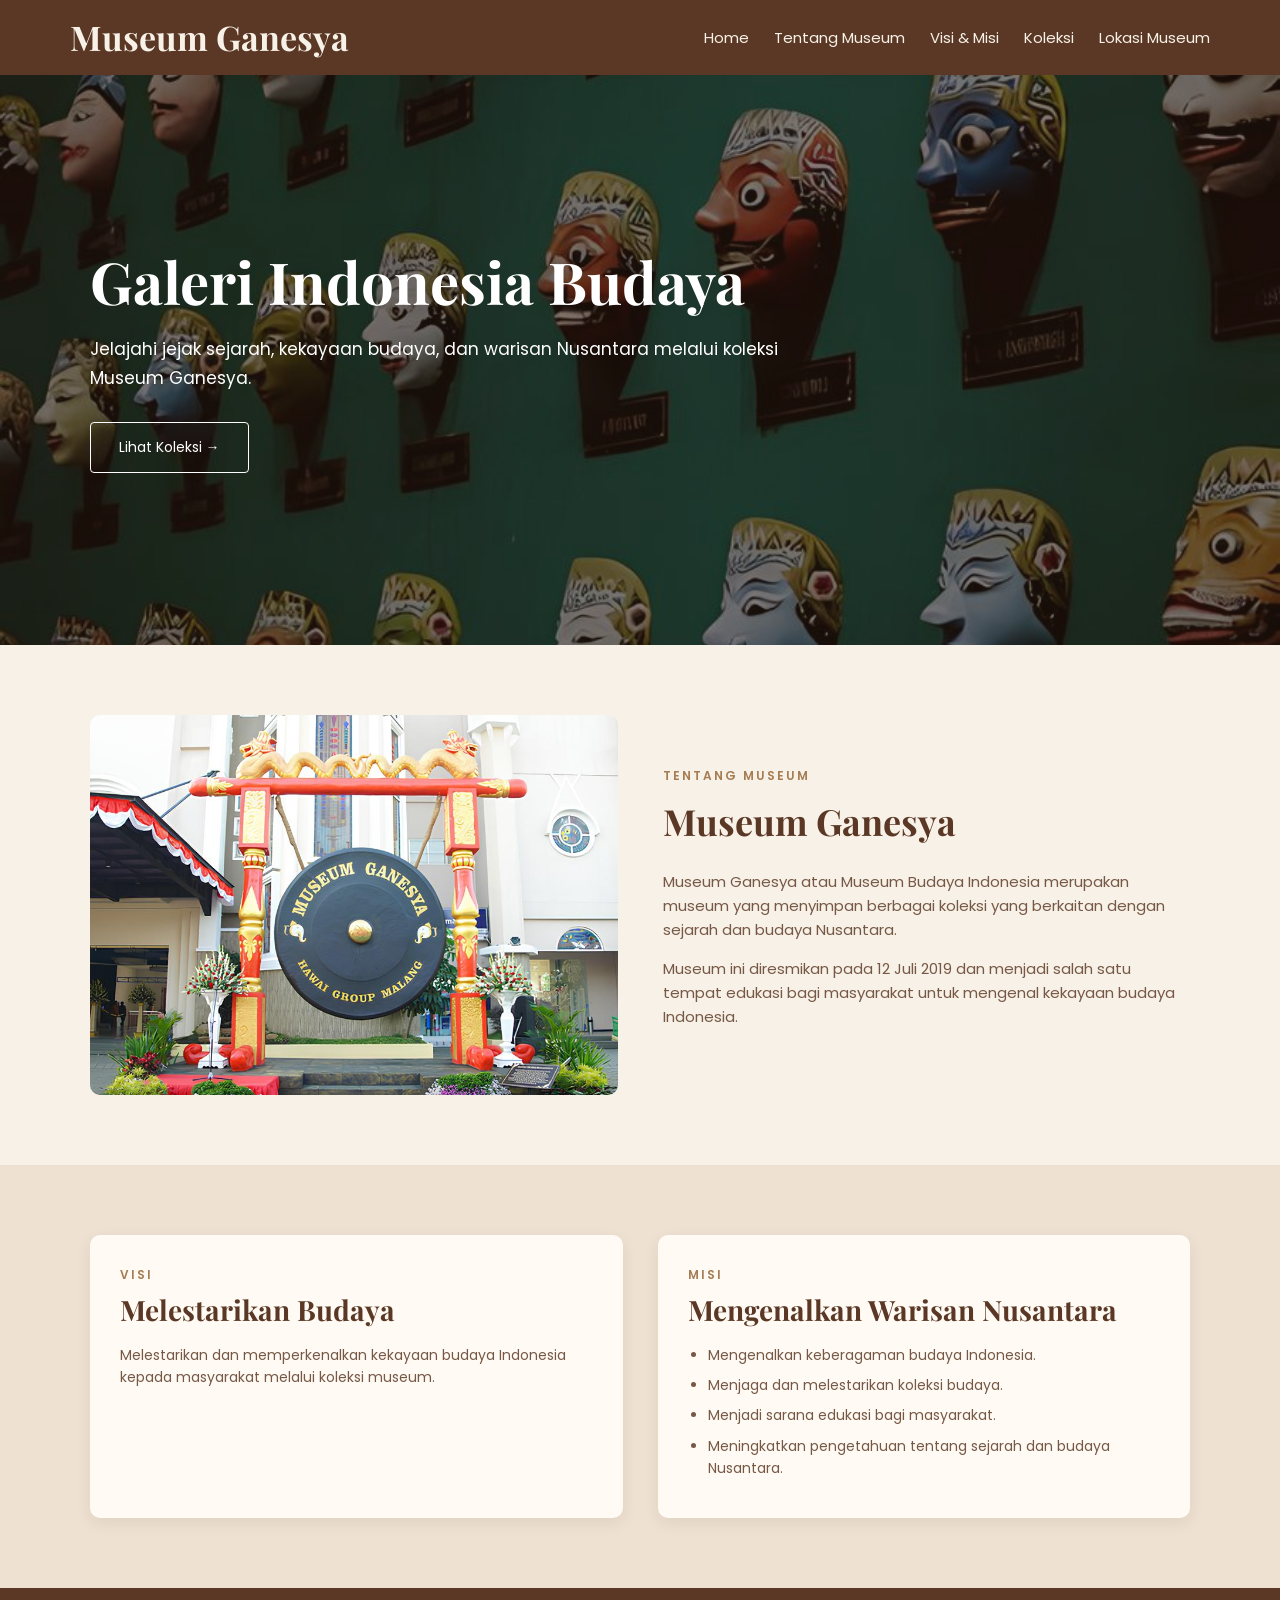
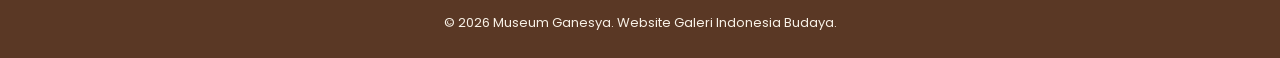
<file: index.html>
<!DOCTYPE html>
<html lang="id">
<head>
    <meta charset="UTF-8">
    <meta name="viewport" content="width=device-width, initial-scale=1.0">
    <title>Museum Ganesya</title>
    <link rel="stylesheet" href="style.css">
</head>
<body>
    <!-- HEADER -->
    <header>
        <div class="logo">
            <h1>Museum Ganesya</h1>
        </div>

        <nav>
            <a href="index.html">Home</a>
            <a href="index.html#tentang">Tentang Museum</a>
            <a href="index.html#visi-misi">Visi &amp; Misi</a>
            <a href="daftar.php">Koleksi</a>

            <a
                href="https://www.google.com/maps/search/?api=1&query=Museum+Ganesya+Malang"
                target="_blank"
                rel="noopener noreferrer"
            >
                Lokasi Museum
            </a>
        </nav>
    </header>

    <!-- HERO -->
    <section class="hero">
        <img src="gambar/sampul.png" alt="Museum Ganesya">
        <div class="hero-overlay"></div>

        <div class="hero-text">
            <h2>Galeri Indonesia Budaya</h2>

            <p>
                Jelajahi jejak sejarah, kekayaan budaya,
                dan warisan Nusantara melalui koleksi
                Museum Ganesya.
            </p>

            <a href="daftar.php" class="hero-button">
    Lihat Koleksi →
</a>
        </div>
    </section>

    <!-- TENTANG MUSEUM -->
    <section class="tentang" id="tentang">
        <div class="tentang-container">
            <div class="tentang-image">
                <img src="gambar/museumganesya.jpg" alt="Museum Ganesya">
            </div>

            <div class="tentang-text">
                <span>TENTANG MUSEUM</span>
                <h2>Museum Ganesya</h2>

                <p>
                    Museum Ganesya atau Museum Budaya Indonesia
                    merupakan museum yang menyimpan berbagai
                    koleksi yang berkaitan dengan sejarah dan
                    budaya Nusantara.
                </p>

                <p>
                    Museum ini diresmikan pada 12 Juli 2019
                    dan menjadi salah satu tempat edukasi
                    bagi masyarakat untuk mengenal kekayaan
                    budaya Indonesia.
                </p>
            </div>
        </div>
    </section>

    <!-- VISI & MISI -->
    <section class="visi-misi" id="visi-misi">
        <div class="visi-misi-container">
            <div class="visi">
                <span>VISI</span>
                <h2>Melestarikan Budaya</h2>

                <p>
                    Melestarikan dan memperkenalkan kekayaan
                    budaya Indonesia kepada masyarakat melalui
                    koleksi museum.
                </p>
            </div>

            <div class="misi">
                <span>MISI</span>
                <h2>Mengenalkan Warisan Nusantara</h2>

                <ul>
                    <li>Mengenalkan keberagaman budaya Indonesia.</li>
                    <li>Menjaga dan melestarikan koleksi budaya.</li>
                    <li>Menjadi sarana edukasi bagi masyarakat.</li>
                    <li>
                        Meningkatkan pengetahuan tentang sejarah
                        dan budaya Nusantara.
                    </li>
                </ul>
            </div>
        </div>
    </section>

    <!-- FOOTER -->
    <footer>
        <p>
            &copy; 2026 Museum Ganesya.
            Website Galeri Indonesia Budaya.
        </p>
    </footer>
<script src="script.js"></script>
</body>
</html>
</file>
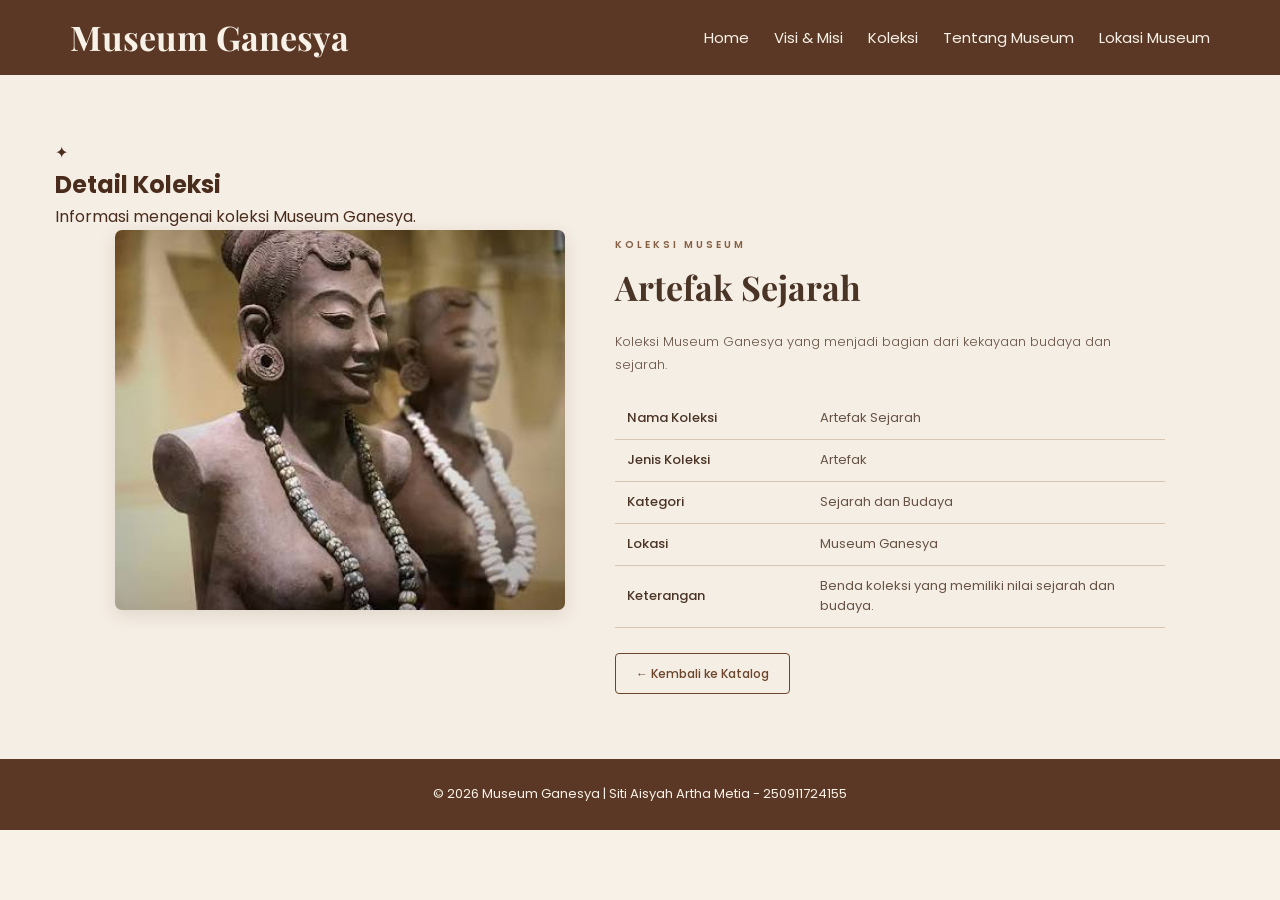
<file: detail.html>
<!DOCTYPE html>
<html lang="id">
<head>
    <meta charset="UTF-8">
    <meta name="viewport" content="width=device-width, initial-scale=1.0">
    <title>Detail Koleksi - Museum Ganesya</title>
    <!-- GOOGLE FONTS -->
    <link rel="preconnect" href="https://fonts.googleapis.com">
    <link rel="preconnect" href="https://fonts.gstatic.com" crossorigin>
    <link href="https://fonts.googleapis.com/css2?family=Playfair+Display:wght@500;600&family=Poppins:wght@300;400;500;600&display=swap" rel="stylesheet">
    <!-- CSS -->
    <link rel="stylesheet" href="style.css">
    <style>
        .detail {
            padding: 65px 55px;
            background-color: #f5eee4;
        }
        .detail-container {
            max-width: 1050px;
            margin: auto;
            display: flex;
            gap: 50px;
            align-items: flex-start;
        }
        .detail-image {
            width: 45%;
        }
        .detail-image img {
            width: 100%;
            height: 380px;
            object-fit: cover;
            border-radius: 7px;
            box-shadow: 0 5px 18px rgba(70,45,25,.12);
        }
        .detail-content {
            width: 55%;
        }
        .detail-content span {
            font-family: 'Poppins', sans-serif;
            font-size: 10px;
            letter-spacing: 3px;
            color: #866044;
            font-weight: 600;
        }
        .detail-content h2 {
            margin: 5px 0 15px;
            font-family: 'Playfair Display', serif;
            font-size: 34px;
            color: #4a3426;
        }
        .detail-content p {
            font-family: 'Poppins', sans-serif;
            font-size: 13px;
            font-weight: 300;
            line-height: 1.8;
            color: #675346;
        }
        .metadata {
            width: 100%;
            margin-top: 22px;
            border-collapse: collapse;
            font-family: 'Poppins', sans-serif;
            font-size: 13px;
        }
        .metadata td {
            padding: 10px 12px;
            border-bottom: 1px solid #d8c6b3;
            color: #675346;
        }
        .metadata td:first-child {
            width: 35%;
            font-weight: 500;
            color: #4a3426;
        }
        .back-button {
            display: inline-block;
            margin-top: 25px;
            padding: 10px 20px;
            border: 1px solid #6d452c;
            border-radius: 4px;
            color: #6d452c;
            text-decoration: none;
            font-family: 'Poppins', sans-serif;
            font-size: 12px;
            font-weight: 500;
            transition: .3s;
        }
        .back-button:hover {
            background-color: #6d452c;
            color: white;
        }
        @media (max-width: 800px) {
            .detail {
                padding: 45px 25px;
            }
            .detail-container {
                flex-direction: column;
                gap: 30px;
            }
            .detail-image,
            .detail-content {
                width: 100%;
            }
        }
    </style>
</head>
<body>
    <!-- NAVBAR -->
    <header>
        <div class="logo">
            <h1>Museum Ganesya</h1>
        </div>
        <nav>
            <a href="index.html">
                Home
            </a>
            <a href="index.html#visi-misi">
                Visi &amp; Misi
            </a>
            <a href="katalog.html">
                Koleksi
            </a>
            <a href="index.html#tentang">
                Tentang Museum
            </a>
            <a href="https://maps.google.com/?q=Museum+Ganesya+Malang"
               target="_blank">
                Lokasi Museum
            </a>
        </nav>
    </header>
    <!-- DETAIL KOLEKSI -->
    <section class="detail">
        <div class="section-title">
            <div class="hiasan">
                ✦
            </div>
            <h2>
                Detail Koleksi
            </h2>
            <p>
                Informasi mengenai koleksi Museum Ganesya.
            </p>
        </div>
        <div class="detail-container">
            <!-- FOTO -->
            <div class="detail-image">
                <img id="fotoKoleksi"
                     src="gambar/artefak 1.jpg"
                     alt="Koleksi Museum Ganesya">
            </div>
            <!-- INFORMASI -->
            <div class="detail-content">
                <span>
                    KOLEKSI MUSEUM
                </span>
                <h2 id="namaKoleksi">
                    Artefak Sejarah
                </h2>
                <p id="deskripsiKoleksi">
                    Koleksi Museum Ganesya yang menjadi bagian
                    dari kekayaan budaya dan sejarah.
                </p>
                <!-- TABEL METADATA -->
                <table class="metadata">
                    <tr>
                        <td>
                            Nama Koleksi
                        </td>
                        <td id="namaTabel">
                            Artefak Sejarah
                        </td>
                    </tr>
                    <tr>
                        <td>
                            Jenis Koleksi
                        </td>

                        <td id="jenisKoleksi">
                            Artefak
                        </td>
                    </tr>
                    <tr>
                        <td>
                            Kategori
                        </td>
                        <td id="kategoriKoleksi">
                            Sejarah dan Budaya
                        </td>
                    </tr>
                    <tr>
                        <td>
                            Lokasi
                        </td>
                        <td>
                            Museum Ganesya
                        </td>
                    </tr>
                    <tr>
                        <td>
                            Keterangan
                        </td>
                        <td id="keteranganKoleksi">
                            Benda koleksi yang memiliki nilai
                            sejarah dan budaya.
                        </td>
                    </tr>
                </table>
                <!-- KEMBALI -->
                <a href="katalog.html"
                   class="back-button">
                    ← Kembali ke Katalog
                </a>
            </div>
        </div>
    </section>
    <!-- FOOTER -->
    <footer>
        <p>
            © 2026 Museum Ganesya |
            Siti Aisyah Artha Metia - 250911724155
        </p>
    </footer>
    <!-- JAVASCRIPT DETAIL -->
    <script>
        const koleksi = {
            /* =====================
               ARTEFAK
            ====================== */
            artefak1: {
                nama: "Arca Figur Manusia",
                gambar: "gambar/artefak 1.jpg",
                jenis: "Artefak",
                kategori: "Sejarah dan Budaya",
                deskripsi: "Koleksi arca berbentuk figur manusia yang menjadi bagian dari peninggalan sejarah dan budaya.",
                keterangan: "Arca figur manusia yang menjadi bagian dari koleksi Museum Ganesya."
            },
            artefak2: {
                nama: "Koleksi Perhiasan dan Kalung",
                gambar: "gambar/artefak 2.jpg",
                jenis: "Artefak",
                kategori: "Sejarah dan Budaya",
                deskripsi: "Koleksi perhiasan dan kalung yang menunjukkan bentuk seni serta budaya masyarakat pada masa lalu.",
                keterangan: "Koleksi perhiasan dan kalung yang menjadi bagian dari koleksi budaya museum."
            },
            artefak3: {
                nama: "Arca dan Miniatur Bangunan",
                gambar: "gambar/artefak 3.jpg",
                jenis: "Artefak",
                kategori: "Sejarah dan Budaya",
                deskripsi: "Koleksi arca dan miniatur yang menggambarkan bentuk peninggalan budaya masa lampau.",
                keterangan: "Koleksi arca dan miniatur bangunan yang menjadi bagian dari peninggalan budaya."
            },
            artefak4: {
                nama: "Celengan Babi",
                gambar: "gambar/artefak 4.jpg",
                jenis: "Artefak",
                kategori: "Sejarah dan Budaya",
                deskripsi: "Koleksi wadah berbentuk babi yang menjadi salah satu benda peninggalan dalam koleksi museum.",
                keterangan: "Benda berbentuk celengan yang menjadi bagian dari koleksi peninggalan budaya."
            },
            artefak5: {
                nama: "Koleksi Gerabah dan Wadah",
                gambar: "gambar/artefak 5.jpg",
                jenis: "Artefak",
                kategori: "Sejarah dan Budaya",
                deskripsi: "Berbagai bentuk gerabah dan wadah yang memperlihatkan penggunaan benda dalam kehidupan masyarakat masa lalu.",
                keterangan: "Koleksi gerabah dan wadah yang menjadi bagian dari benda budaya museum."
            },
            artefak6: {
                nama: "Guci dan Wadah Kuno",
                gambar: "gambar/artefak 6.jpg",
                jenis: "Artefak",
                kategori: "Sejarah dan Budaya",
                deskripsi: "Koleksi guci dan wadah kuno yang menjadi bagian dari benda budaya dan sejarah museum.",
                keterangan: "Koleksi guci dan wadah kuno yang menjadi bagian dari peninggalan budaya."
            },
            /* =====================
               TOPENG
            ====================== */
            topeng1: {
                nama: "Topeng Mahesa Sura",
                gambar: "gambar/topeng 1.jpg",
                jenis: "Topeng",
                kategori: "Seni dan Budaya",
                deskripsi: "Salah satu koleksi topeng yang menggambarkan karakter dalam tradisi seni pertunjukan Nusantara.",
                keterangan: "Topeng Mahesa Sura sebagai bagian dari koleksi seni tradisional Museum Ganesya."
            },
            topeng2: {
                nama: "Topeng Menak",
                gambar: "gambar/topeng 2.jpg",
                jenis: "Topeng",
                kategori: "Seni dan Budaya",
                deskripsi: "Koleksi topeng tradisional yang menjadi bagian dari kekayaan seni dan budaya Indonesia.",
                keterangan: "Topeng Menak yang menjadi bagian dari koleksi topeng tradisional museum."
            },
            topeng3: {
                nama: "Topeng Jaya Samba",
                gambar: "gambar/topeng 3.jpg",
                jenis: "Topeng",
                kategori: "Seni dan Budaya",
                deskripsi: "Topeng dengan karakter khas yang menjadi bagian dari koleksi seni tradisional museum.",
                keterangan: "Topeng Jaya Samba sebagai bagian dari koleksi seni dan budaya museum."
            },
            topeng4: {
                nama: "Topeng Tangsen",
                gambar: "gambar/topeng 4.jpg",
                jenis: "Topeng",
                kategori: "Seni dan Budaya",
                deskripsi: "Koleksi topeng tradisional yang memperlihatkan karakter dan bentuk seni budaya Nusantara.",
                keterangan: "Topeng Tangsen yang menjadi bagian dari koleksi topeng Museum Ganesya."
            },
            topeng5: {
                nama: "Topeng Pintèn",
                gambar: "gambar/topeng 5.jpg",
                jenis: "Topeng",
                kategori: "Seni dan Budaya",
                deskripsi: "Salah satu koleksi topeng tradisional yang memiliki bentuk dan karakter khas.",
                keterangan: "Topeng Pintèn sebagai bagian dari koleksi seni tradisional museum."
            },
            topeng6: {
                nama: "Topeng Demit",
                gambar: "gambar/topeng 6.jpg",
                jenis: "Topeng",
                kategori: "Seni dan Budaya",
                deskripsi: "Koleksi topeng dengan karakter khas yang memperlihatkan keberagaman seni tradisional.",
                keterangan: "Topeng Demit yang menjadi bagian dari koleksi topeng Museum Ganesya."
            },
            /* =====================
               WAYANG
            ====================== */
            wayang1: {
                nama: "Wayang Golek Panakawan",
                gambar: "gambar/wayang 1.jpg",
                jenis: "Wayang",
                kategori: "Seni dan Budaya",
                deskripsi: "Koleksi wayang golek yang menampilkan tokoh Panakawan dalam tradisi seni pertunjukan.",
                keterangan: "Wayang Golek Panakawan sebagai bagian dari koleksi seni pertunjukan."
            },
            wayang2: {
                nama: "Punokawan Cirebon",
                gambar: "gambar/wayang 2.jpg",
                jenis: "Wayang",
                kategori: "Seni dan Budaya",
                deskripsi: "Koleksi tokoh Punokawan yang memperlihatkan keberagaman tradisi wayang di Indonesia.",
                keterangan: "Punokawan Cirebon yang menjadi bagian dari koleksi wayang museum."
            },
            wayang3: {
                nama: "Wayang Thegel",
                gambar: "gambar/wayang 3.jpg",
                jenis: "Wayang",
                kategori: "Seni dan Budaya",
                deskripsi: "Koleksi wayang tradisional yang menjadi bagian dari kekayaan seni pertunjukan Nusantara.",
                keterangan: "Wayang Thegel sebagai bagian dari koleksi wayang tradisional Museum Ganesya."
            },
            wayang4: {
                nama: "Wayang Golek Tokoh Wayang",
                gambar: "gambar/wayang 4.jpg",
                jenis: "Wayang",
                kategori: "Seni dan Budaya",
                deskripsi: "Koleksi wayang golek dengan bentuk tokoh yang memperlihatkan karakter seni tradisional.",
                keterangan: "Wayang golek dengan bentuk tokoh sebagai bagian dari koleksi seni museum."
            },
            wayang5: {
                nama: "Koleksi Wayang Tradisional",
                gambar: "gambar/wayang 5.jpg",
                jenis: "Wayang",
                kategori: "Seni dan Budaya",
                deskripsi: "Berbagai bentuk wayang tradisional yang menjadi bagian dari warisan budaya Indonesia.",
                keterangan: "Koleksi wayang tradisional yang menjadi bagian dari kekayaan budaya museum."
            },
            wayang6: {
                nama: "Wayang Boneka Tiga Dimensi",
                gambar: "gambar/wayang 6.jpg",
                jenis: "Wayang",
                kategori: "Seni dan Budaya",
                deskripsi: "Koleksi wayang berbentuk tiga dimensi yang menunjukkan variasi bentuk dalam seni pertunjukan.",
                keterangan: "Wayang boneka tiga dimensi sebagai bagian dari koleksi seni tradisional."
            }
        };
        /* =====================
           AMBIL DATA DARI URL
        ====================== */
        const parameter =
            new URLSearchParams(window.location.search);
        const item =
            parameter.get("item");
        if (item && koleksi[item]) {
            const data = koleksi[item];
            document.getElementById("fotoKoleksi").src =
                data.gambar;
            document.getElementById("fotoKoleksi").alt =
                data.nama;
            document.getElementById("namaKoleksi").textContent =
                data.nama;
            document.getElementById("namaTabel").textContent =
                data.nama;
            document.getElementById("jenisKoleksi").textContent =
                data.jenis;
            document.getElementById("kategoriKoleksi").textContent =
                data.kategori;
            document.getElementById("deskripsiKoleksi").textContent =
                data.deskripsi;
            document.getElementById("keteranganKoleksi").textContent =
                data.keterangan;
        }
    </script>
</body>
</html>
</file>
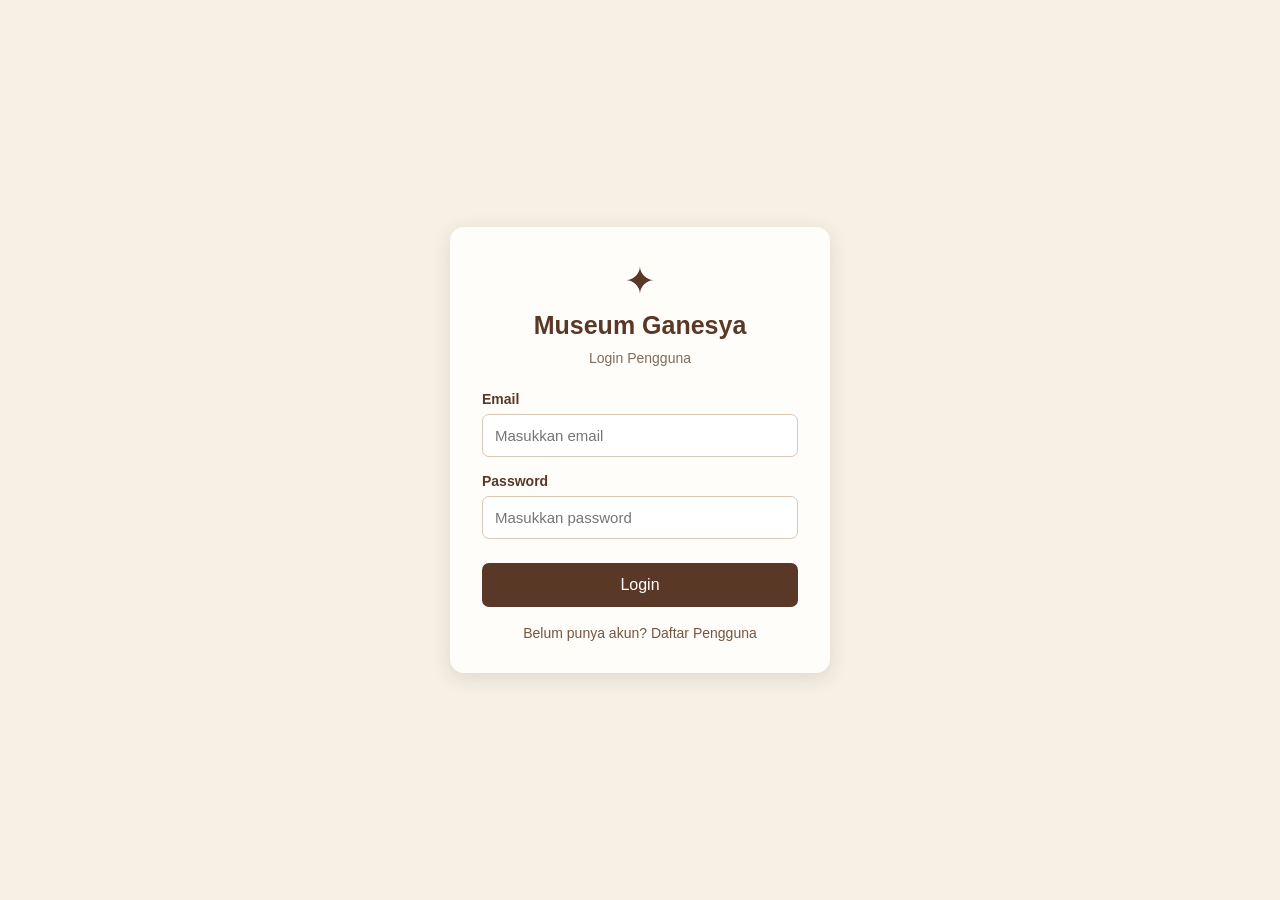
<file: formulir login.html>
<!DOCTYPE html>
<html lang="id">
<head>
    <meta charset="UTF-8">
    <meta name="viewport" content="width=device-width, initial-scale=1.0">
    <title>Login Pengguna - Museum Ganesya</title>
    <style>
        * {
            box-sizing: border-box;
        }
        body {
            margin: 0;
            min-height: 100vh;
            display: flex;
            justify-content: center;
            align-items: center;
            padding: 20px;
            font-family: Arial, sans-serif;
            background: #f6f0e5;
            color: #5a3827;
        }
        .login-container {
            width: 100%;
            max-width: 380px;
            padding: 32px;
            background: #fffdf9;
            border-radius: 14px;
            box-shadow: 0 5px 20px rgba(70, 45, 25, 0.12);
        }
        .logo {
            text-align: center;
            font-size: 38px;
            margin-bottom: 8px;
        }
        h1 {
            margin: 0;
            text-align: center;
            font-size: 25px;
        }
        .subtitle {
            margin: 10px 0 25px;
            text-align: center;
            color: #806b5b;
            font-size: 14px;
        }
        label {
            display: block;
            margin: 16px 0 7px;
            font-weight: bold;
            font-size: 14px;
        }
        input {
            width: 100%;
            padding: 12px;
            border: 1px solid #d8c7b5;
            border-radius: 7px;
            font-size: 15px;
        }
        input:focus {
            outline: 2px solid #a98465;
            border-color: #a98465;
        }
        .login-button {
            width: 100%;
            margin-top: 24px;
            padding: 13px;
            border: none;
            border-radius: 7px;
            background: #5a3827;
            color: white;
            font-size: 16px;
            cursor: pointer;
        }
        .login-button:hover {
            background: #704a35;
        }
        .back-link {
            display: block;
            margin-top: 18px;
            text-align: center;
            color: #76553f;
            font-size: 14px;
            text-decoration: none;
        }
        .back-link:hover {
            text-decoration: underline;
        }
        .error {
            padding: 10px;
            margin-bottom: 15px;
            border-radius: 6px;
            background: #f9e5e2;
            color: #963b30;
            font-size: 14px;
        }
        .success {
            padding: 10px;
            margin-bottom: 15px;
            border-radius: 6px;
            background: #e4f4e5;
            color: #286b35;
            font-size: 14px;
        }
    </style>
</head>
<body>
    <div class="login-container">
        <div class="logo">✦</div>
        <h1>Museum Ganesya</h1>
        <p class="subtitle">Login Pengguna</p>
        <div id="error-message" class="error" hidden>
            Email atau password salah. Silakan coba lagi.
        </div>
        <div id="success-message" class="success" hidden>
            Pendaftaran berhasil! Silakan login menggunakan akun kamu.
        </div>
        <form action="login_pengguna.php" method="POST">
            <label for="email">Email</label>
            <input
                type="email"
                id="email"
                name="email"
                placeholder="Masukkan email"
                autocomplete="email"
                required
            >
            <label for="password">Password</label>
            <input
                type="password"
                id="password"
                name="password"
                placeholder="Masukkan password"
                autocomplete="current-password"
                required
            >
            <button type="submit" class="login-button">
                Login
            </button>
        </form>
        <a href="daftar.php" class="back-link">
            Belum punya akun? Daftar Pengguna
        </a>
    </div>
    <script>
        const params = new URLSearchParams(window.location.search);
        if (params.get("error") === "1") {
            document.getElementById("error-message").hidden = false;
        }
        if (params.get("daftar") === "berhasil") {
            document.getElementById("success-message").hidden = false;
        }
    </script>
</body>
</html>
</file>
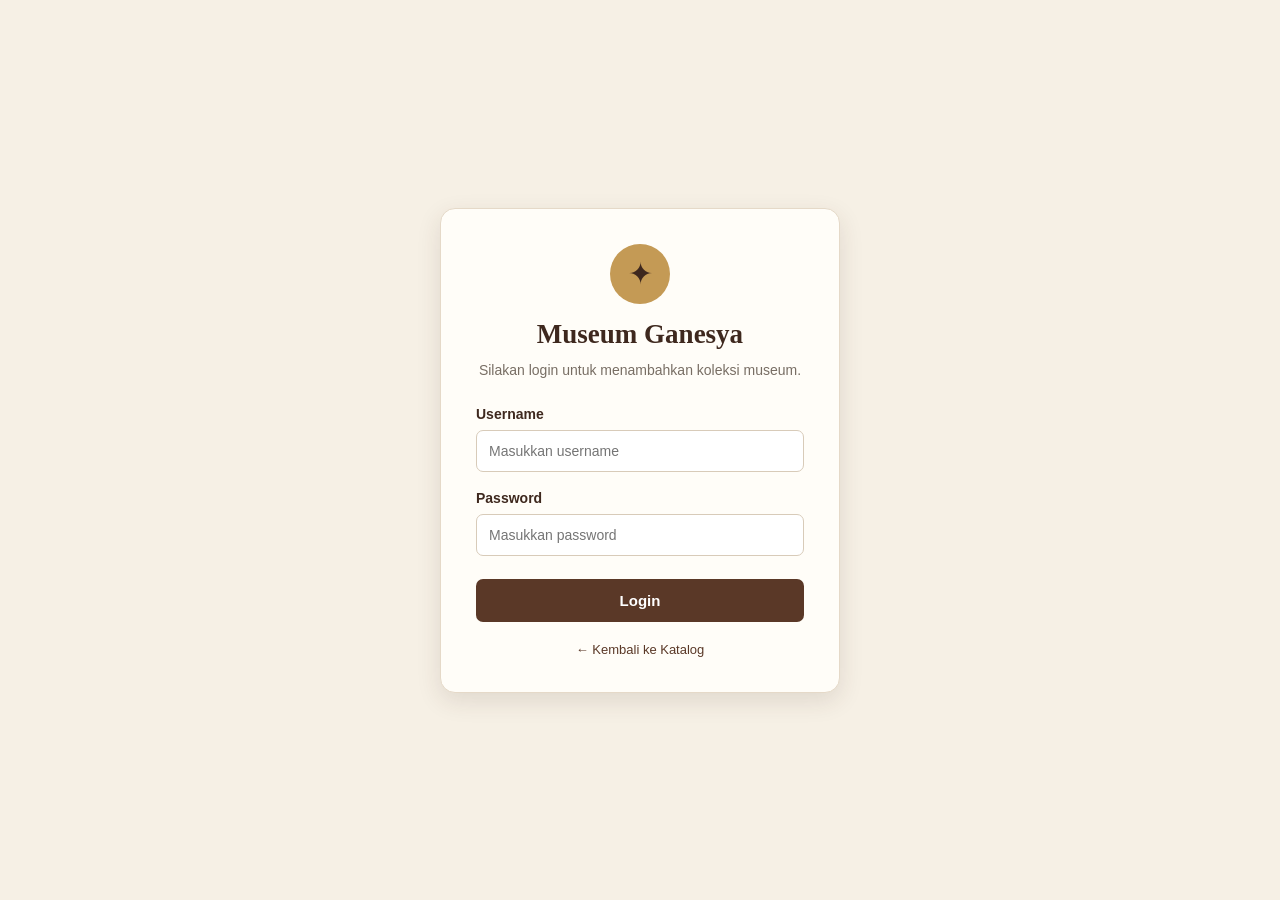
<file: formulir tambah koleksi.html>
<!DOCTYPE html>
<html lang="id">
<head>
    <meta charset="UTF-8">
    <meta name="viewport" content="width=device-width, initial-scale=1.0">
    <title>Login - Museum Ganesya</title>

    <style>
        * {
            box-sizing: border-box;
        }

        body {
            margin: 0;
            min-height: 100vh;
            display: flex;
            align-items: center;
            justify-content: center;
            padding: 20px;
            background: #f6f0e5;
            font-family: Arial, sans-serif;
            color: #3e281e;
        }

        .login-container {
            width: 100%;
            max-width: 400px;
            padding: 35px;
            background: #fffdf8;
            border: 1px solid #e5d9c8;
            border-radius: 15px;
            box-shadow: 0 8px 25px rgba(62, 40, 30, 0.12);
        }

        .logo {
            width: 60px;
            height: 60px;
            margin: 0 auto 15px;
            display: flex;
            align-items: center;
            justify-content: center;
            border-radius: 50%;
            background: #c49a55;
            font-size: 30px;
        }

        h1 {
            margin: 0;
            text-align: center;
            font-family: Georgia, serif;
            font-size: 27px;
        }

        .subtitle {
            margin: 10px 0 25px;
            color: #786e64;
            text-align: center;
            font-size: 14px;
            line-height: 1.5;
        }

        .form-group {
            margin-bottom: 18px;
        }

        label {
            display: block;
            margin-bottom: 8px;
            font-size: 14px;
            font-weight: bold;
        }

        input {
            width: 100%;
            padding: 12px;
            border: 1px solid #d8cbb9;
            border-radius: 7px;
            font-size: 14px;
        }

        input:focus {
            outline: none;
            border-color: #c49a55;
            box-shadow: 0 0 0 3px rgba(196, 154, 85, 0.15);
        }

        button {
            width: 100%;
            padding: 13px;
            margin-top: 5px;
            border: none;
            border-radius: 7px;
            background: #5a3827;
            color: white;
            font-size: 15px;
            font-weight: bold;
            cursor: pointer;
        }

        button:hover {
            background: #3e281e;
        }

        .back {
            display: block;
            margin-top: 20px;
            color: #5a3827;
            text-align: center;
            text-decoration: none;
            font-size: 13px;
        }

        .back:hover {
            text-decoration: underline;
        }
    </style>
</head>

<body>
    <div class="login-container">
        <div class="logo">✦</div>

        <h1>Museum Ganesya</h1>

        <p class="subtitle">
            Silakan login untuk menambahkan koleksi museum.
        </p>

        <form action="login.php" method="POST">
            <div class="form-group">
                <label for="username">Username</label>
                <input
                    type="text"
                    id="username"
                    name="username"
                    placeholder="Masukkan username"
                    required
                >
            </div>

            <div class="form-group">
                <label for="password">Password</label>
                <input
                    type="password"
                    id="password"
                    name="password"
                    placeholder="Masukkan password"
                    required
                >
            </div>

            <button type="submit">Login</button>
        </form>

        <a href="katalog.html" class="back">
            ← Kembali ke Katalog
        </a>
    </div>
</body>
</html>
</file>
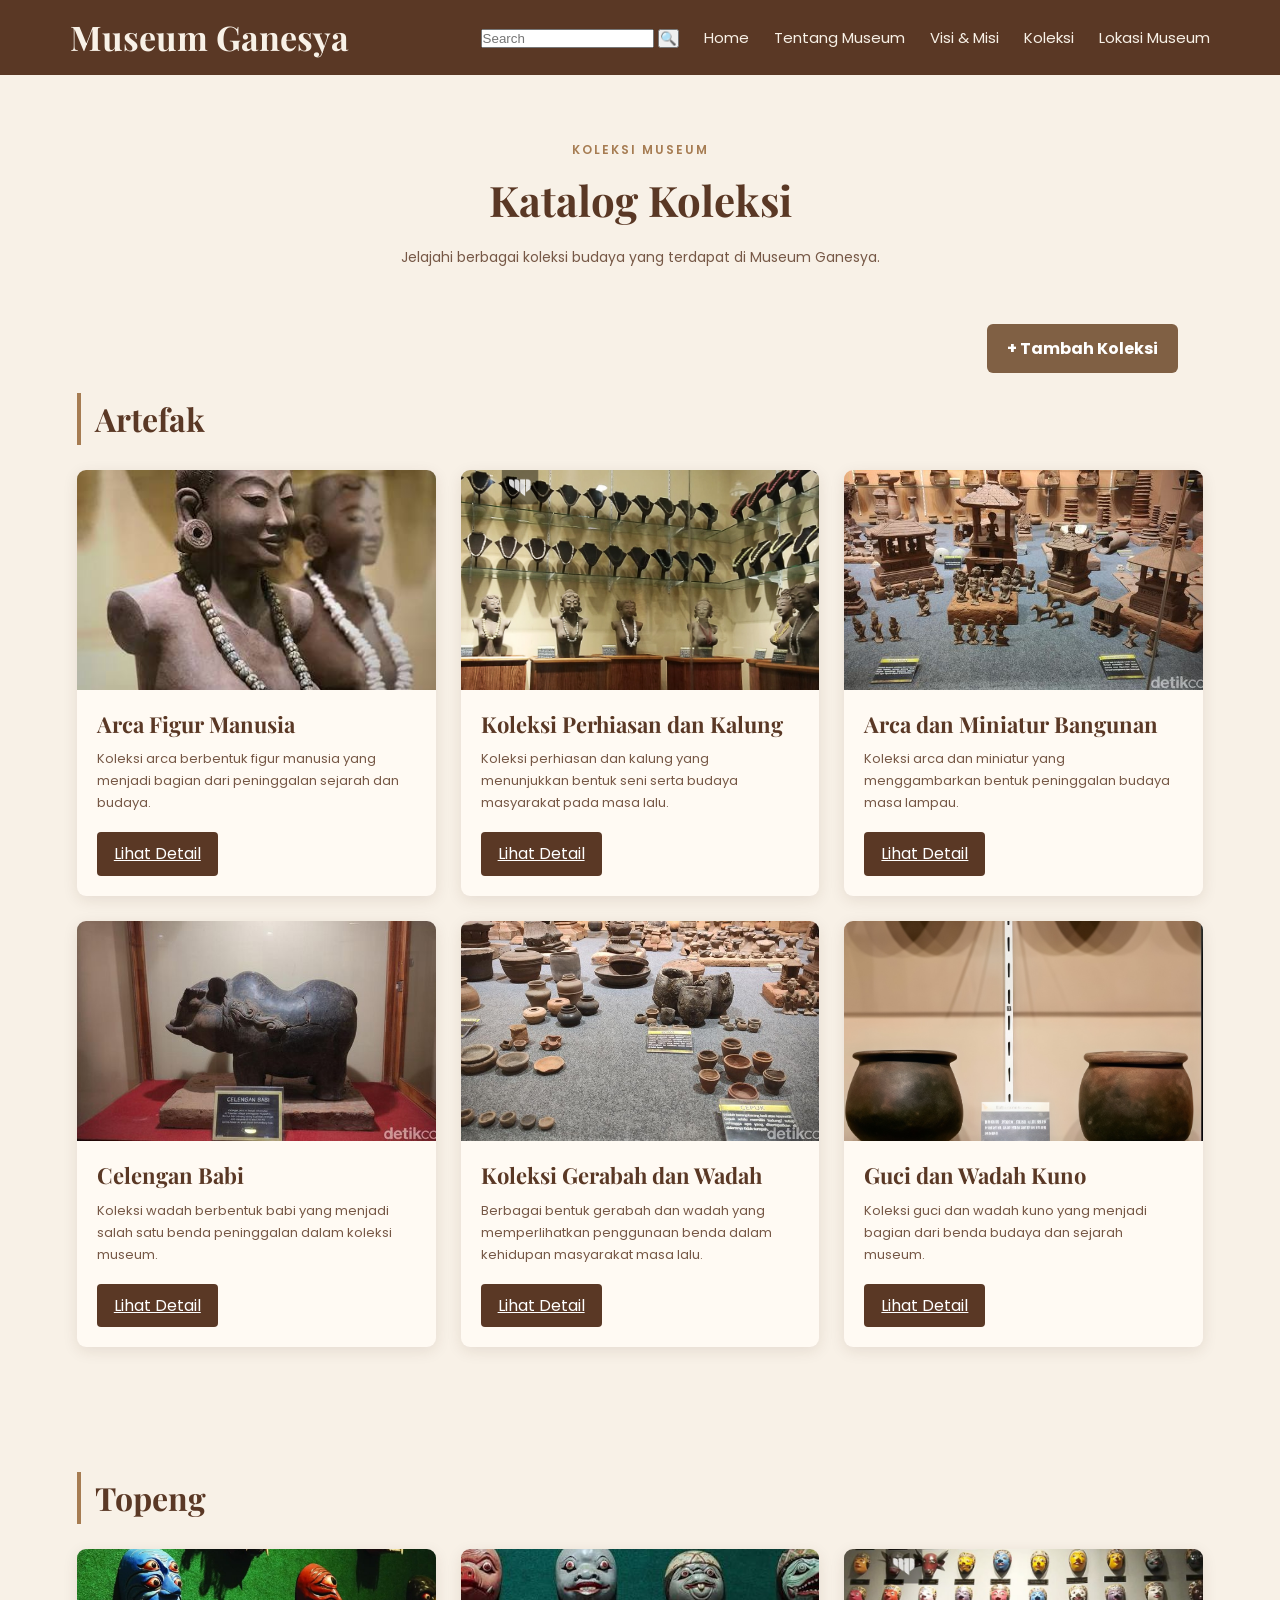
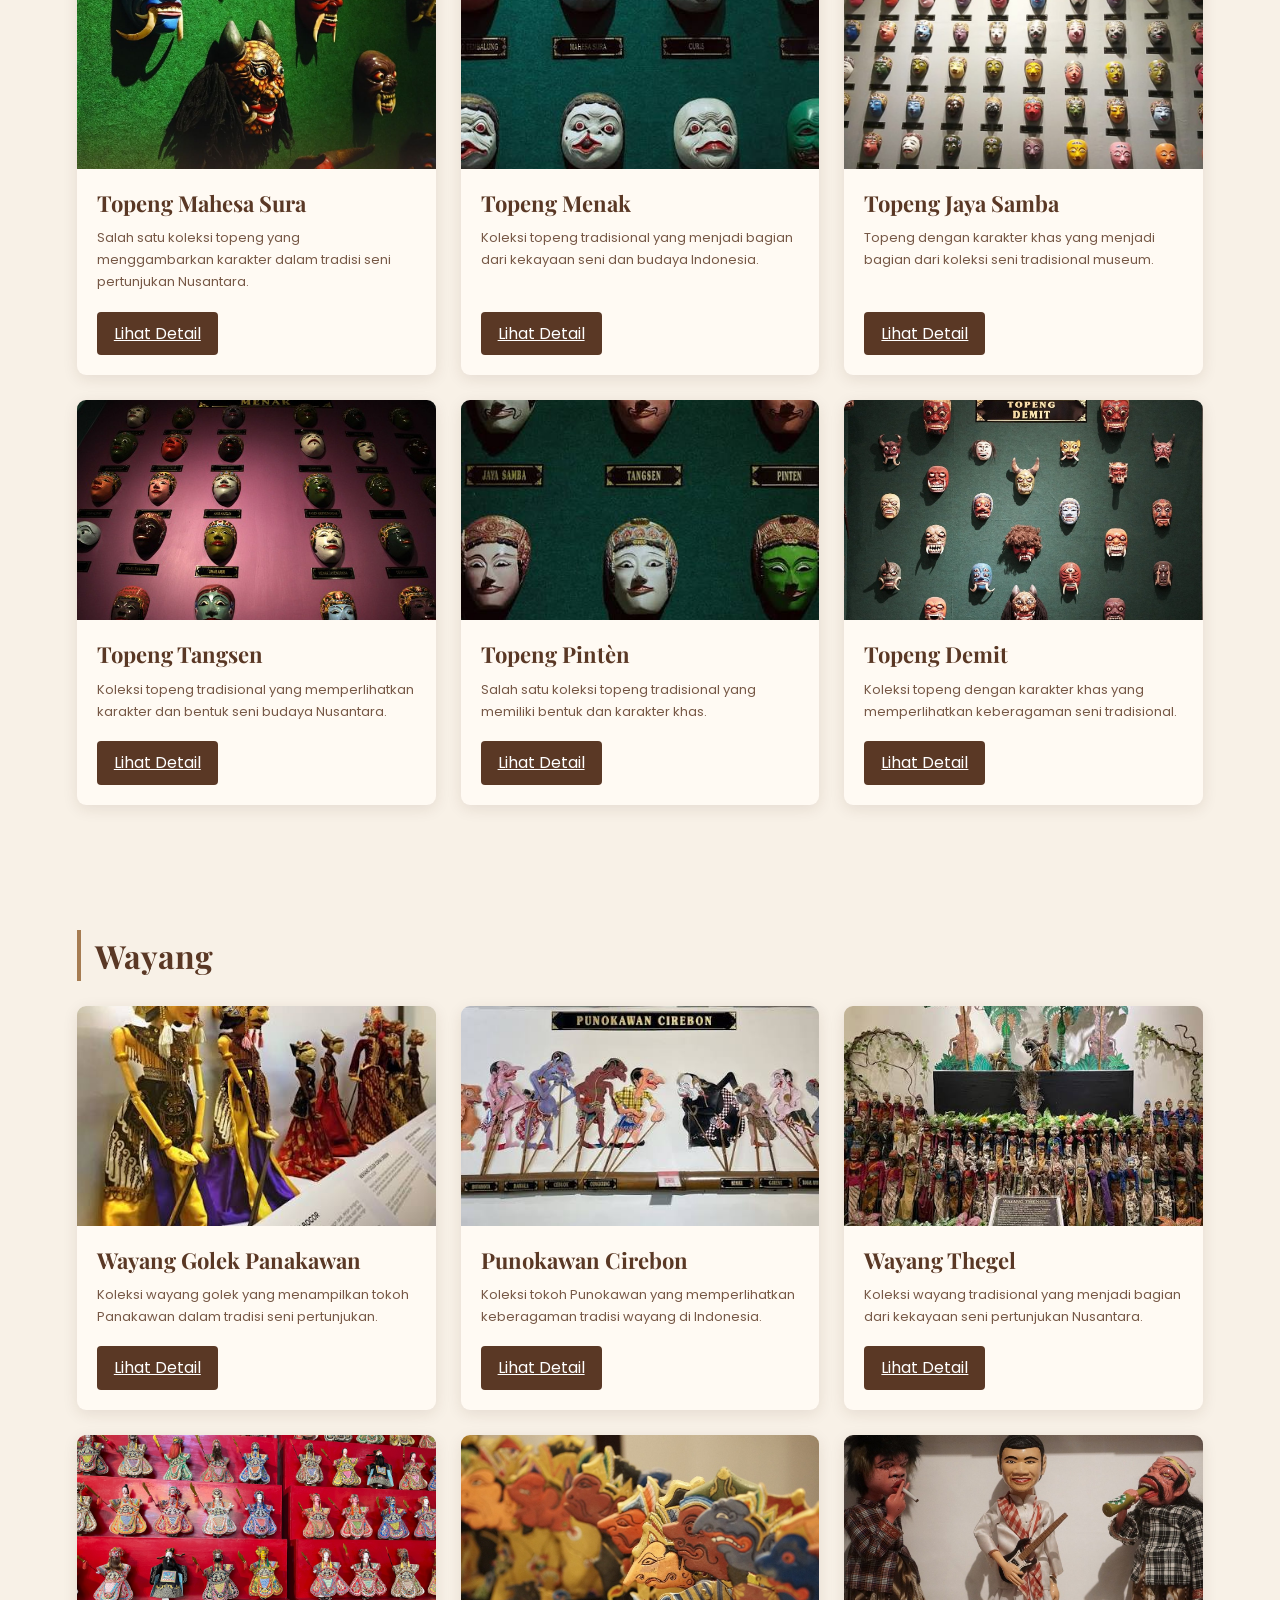
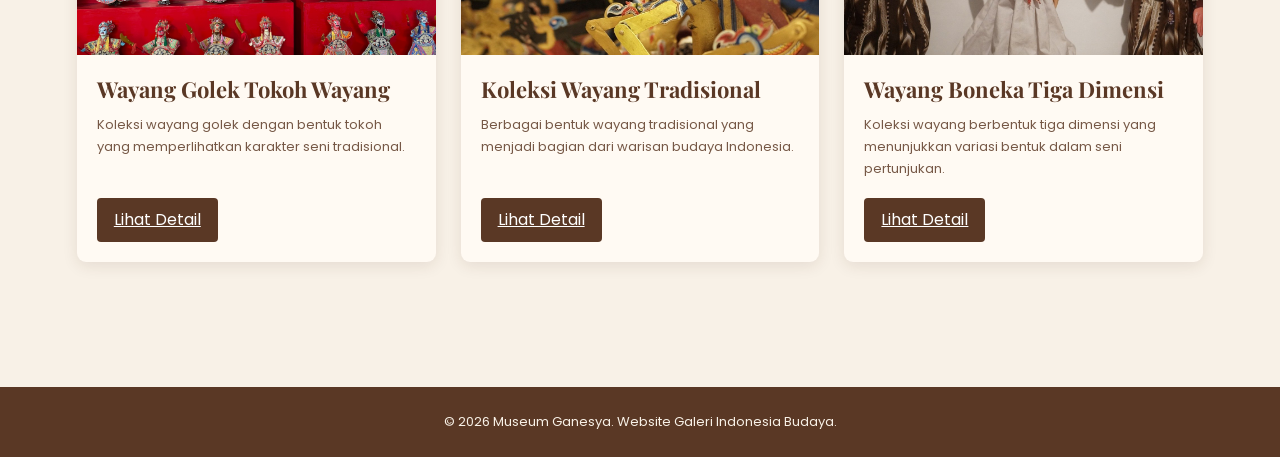
<file: katalog.html>
<!DOCTYPE html>
<html lang="id">
<head>
    <meta charset="UTF-8">
    <meta name="viewport" content="width=device-width, initial-scale=1.0">
    <title>Katalog Koleksi - Museum Ganesya</title>
    <link rel="stylesheet" href="style.css">
</head>
<body>
    <!-- HEADER -->
    <header>
        <div class="logo">
            <h1>Museum Ganesya</h1>
        </div>
        <nav>
            <form class="nav-search" action="katalog.html" method="GET">
                <input
                    type="text"
                    name="search"
                    placeholder="Search"
                    aria-label="Cari koleksi"
                >
                <button type="submit" aria-label="Cari">🔍</button>
            </form>
            <a href="index.html">Home</a>
            <a href="index.html#tentang">Tentang Museum</a>
            <a href="index.html#visi-misi">Visi &amp; Misi</a>
            <a href="katalog.html">Koleksi</a>
            <a
                href="https://www.google.com/maps/search/?api=1&query=Museum+Ganesya+Malang"
                target="_blank"
                rel="noopener noreferrer"
            >Lokasi Museum</a>
        </nav>
    </header>
    <!-- JUDUL KATALOG -->
    <section class="katalog-header">
        <span>KOLEKSI MUSEUM</span>
        <h2>Katalog Koleksi</h2>
        <p>
            Jelajahi berbagai koleksi budaya yang terdapat
            di Museum Ganesya.
        </p>
    </section>
    <!-- TOMBOL TAMBAH KOLEKSI -->
    <div style="text-align: right; margin: 20px 8%;">
        <a
            href="formulir.html"
            style="display: inline-block;
                   background-color: #806044;
                   color: white;
                   padding: 12px 20px;
                   border-radius: 6px;
                   text-decoration: none;
                   font-weight: bold;"
        >+ Tambah Koleksi</a>
    </div>
    <!-- =========================================
         ARTEFAK
    ========================================= -->
    <section class="koleksi-section" id="artefak">
        <h2>Artefak</h2>

        <div class="koleksi-grid">
            <div class="koleksi-card">
                <img src="gambar/artefak 1.jpg" alt="Arca Figur Manusia">
                <div class="koleksi-info">
                    <h3>Arca Figur Manusia</h3>
                    <p>
                        Koleksi arca berbentuk figur manusia
                        yang menjadi bagian dari peninggalan
                        sejarah dan budaya.
                    </p>
                    <a href="detail.html?item=artefak1">Lihat Detail</a>
                </div>
            </div>
            <div class="koleksi-card">
                <img src="gambar/artefak 2.jpg" alt="Koleksi Perhiasan dan Kalung">
                <div class="koleksi-info">
                    <h3>Koleksi Perhiasan dan Kalung</h3>
                    <p>
                        Koleksi perhiasan dan kalung yang
                        menunjukkan bentuk seni serta budaya
                        masyarakat pada masa lalu.
                    </p>
                    <a href="detail.html?item=artefak2">Lihat Detail</a>
                </div>
            </div>
            <div class="koleksi-card">
                <img src="gambar/artefak 3.jpg" alt="Arca dan Miniatur Bangunan">
                <div class="koleksi-info">
                    <h3>Arca dan Miniatur Bangunan</h3>
                    <p>
                        Koleksi arca dan miniatur yang
                        menggambarkan bentuk peninggalan
                        budaya masa lampau.
                    </p>
                    <a href="detail.html?item=artefak3">Lihat Detail</a>
                </div>
            </div>
            <div class="koleksi-card">
                <img src="gambar/artefak 4.jpg" alt="Celengan Babi">
                <div class="koleksi-info">
                    <h3>Celengan Babi</h3>
                    <p>
                        Koleksi wadah berbentuk babi yang
                        menjadi salah satu benda peninggalan
                        dalam koleksi museum.
                    </p>
                    <a href="detail.html?item=artefak4">Lihat Detail</a>
                </div>
            </div>
            <div class="koleksi-card">
                <img src="gambar/artefak 5.jpg" alt="Koleksi Gerabah dan Wadah">
                <div class="koleksi-info">
                    <h3>Koleksi Gerabah dan Wadah</h3>
                    <p>
                        Berbagai bentuk gerabah dan wadah
                        yang memperlihatkan penggunaan benda
                        dalam kehidupan masyarakat masa lalu.
                    </p>
                    <a href="detail.html?item=artefak5">Lihat Detail</a>
                </div>
            </div>
            <div class="koleksi-card">
                <img src="gambar/artefak 6.jpg" alt="Guci dan Wadah Kuno">
                <div class="koleksi-info">
                    <h3>Guci dan Wadah Kuno</h3>
                    <p>
                        Koleksi guci dan wadah kuno yang
                        menjadi bagian dari benda budaya
                        dan sejarah museum.
                    </p>
                    <a href="detail.html?item=artefak6">Lihat Detail</a>
                </div>
            </div>
        </div>
    </section>
    <!-- =========================================
         TOPENG
    ========================================= -->
    <section class="koleksi-section" id="topeng">
        <h2>Topeng</h2>
        <div class="koleksi-grid">
            <div class="koleksi-card">
                <img src="gambar/topeng 1.jpg" alt="Topeng Mahesa Sura">
                <div class="koleksi-info">
                    <h3>Topeng Mahesa Sura</h3>
                    <p>
                        Salah satu koleksi topeng yang
                        menggambarkan karakter dalam tradisi
                        seni pertunjukan Nusantara.
                    </p>
                    <a href="detail.html?item=topeng1">Lihat Detail</a>
                </div>
            </div>
            <div class="koleksi-card">
                <img src="gambar/topeng 2.jpg" alt="Topeng Menak">
                <div class="koleksi-info">
                    <h3>Topeng Menak</h3>
                    <p>
                        Koleksi topeng tradisional yang
                        menjadi bagian dari kekayaan seni
                        dan budaya Indonesia.
                    </p>
                    <a href="detail.html?item=topeng2">Lihat Detail</a>
                </div>
            </div>
            <div class="koleksi-card">
                <img src="gambar/topeng 3.jpg" alt="Topeng Jaya Samba">
                <div class="koleksi-info">
                    <h3>Topeng Jaya Samba</h3>
                    <p>
                        Topeng dengan karakter khas yang
                        menjadi bagian dari koleksi seni
                        tradisional museum.
                    </p>
                    <a href="detail.html?item=topeng3">Lihat Detail</a>
                </div>
            </div>
            <div class="koleksi-card">
                <img src="gambar/topeng 4.jpg" alt="Topeng Tangsen">
                <div class="koleksi-info">
                    <h3>Topeng Tangsen</h3>
                    <p>
                        Koleksi topeng tradisional yang
                        memperlihatkan karakter dan bentuk
                        seni budaya Nusantara.
                    </p>
                    <a href="detail.html?item=topeng4">Lihat Detail</a>
                </div>
            </div>

            <div class="koleksi-card">
                <img src="gambar/topeng 5.jpg" alt="Topeng Pintèn">
                <div class="koleksi-info">
                    <h3>Topeng Pintèn</h3>
                    <p>
                        Salah satu koleksi topeng tradisional
                        yang memiliki bentuk dan karakter khas.
                    </p>
                    <a href="detail.html?item=topeng5">Lihat Detail</a>
                </div>
            </div>

            <div class="koleksi-card">
                <img src="gambar/topeng 6.jpg" alt="Topeng Demit">
                <div class="koleksi-info">
                    <h3>Topeng Demit</h3>
                    <p>
                        Koleksi topeng dengan karakter khas
                        yang memperlihatkan keberagaman seni
                        tradisional.
                    </p>
                    <a href="detail.html?item=topeng6">Lihat Detail</a>
                </div>
            </div>
        </div>
    </section>
    <!-- =========================================
         WAYANG
    ========================================= -->
    <section class="koleksi-section" id="wayang">
        <h2>Wayang</h2>
        <div class="koleksi-grid">
            <div class="koleksi-card">
                <img src="gambar/wayang 1.jpg" alt="Wayang Golek Panakawan">
                <div class="koleksi-info">
                    <h3>Wayang Golek Panakawan</h3>
                    <p>
                        Koleksi wayang golek yang menampilkan
                        tokoh Panakawan dalam tradisi seni
                        pertunjukan.
                    </p>
                    <a href="detail.html?item=wayang1">Lihat Detail</a>
                </div>
            </div>
            <div class="koleksi-card">
                <img src="gambar/wayang 2.jpg" alt="Punokawan Cirebon">
                <div class="koleksi-info">
                    <h3>Punokawan Cirebon</h3>
                    <p>
                        Koleksi tokoh Punokawan yang
                        memperlihatkan keberagaman tradisi
                        wayang di Indonesia.
                    </p>
                    <a href="detail.html?item=wayang2">Lihat Detail</a>
                </div>
            </div>
            <div class="koleksi-card">
                <img src="gambar/wayang 3.jpg" alt="Wayang Thegel">
                <div class="koleksi-info">
                    <h3>Wayang Thegel</h3>
                    <p>
                        Koleksi wayang tradisional yang
                        menjadi bagian dari kekayaan seni
                        pertunjukan Nusantara.
                    </p>
                    <a href="detail.html?item=wayang3">Lihat Detail</a>
                </div>
            </div>
            <div class="koleksi-card">
                <img src="gambar/wayang 4.jpg" alt="Wayang Golek Tokoh Wayang">
                <div class="koleksi-info">
                    <h3>Wayang Golek Tokoh Wayang</h3>
                    <p>
                        Koleksi wayang golek dengan bentuk
                        tokoh yang memperlihatkan karakter
                        seni tradisional.
                    </p>
                    <a href="detail.html?item=wayang4">Lihat Detail</a>
                </div>
            </div>
            <div class="koleksi-card">
                <img src="gambar/wayang 5.jpg" alt="Koleksi Wayang Tradisional">
                <div class="koleksi-info">
                    <h3>Koleksi Wayang Tradisional</h3>
                    <p>
                        Berbagai bentuk wayang tradisional
                        yang menjadi bagian dari warisan
                        budaya Indonesia.
                    </p>
                    <a href="detail.html?item=wayang5">Lihat Detail</a>
                </div>
            </div>
            <div class="koleksi-card">
                <img src="gambar/wayang 6.jpg" alt="Wayang Boneka Tiga Dimensi">
                <div class="koleksi-info">
                    <h3>Wayang Boneka Tiga Dimensi</h3>
                    <p>
                        Koleksi wayang berbentuk tiga dimensi
                        yang menunjukkan variasi bentuk dalam
                        seni pertunjukan.
                    </p>
                    <a href="detail.html?item=wayang6">Lihat Detail</a>
                </div>
            </div>
        </div>
    </section>

    <!-- FOOTER -->
    <footer>
        <p>
            &copy; 2026 Museum Ganesya.
            Website Galeri Indonesia Budaya.
        </p>
    </footer>
    <!-- FITUR PENCARIAN -->
    <script>
        document.addEventListener("DOMContentLoaded", function () {
            const parameter = new URLSearchParams(
                window.location.search
            );
            const kataKunci = (
                parameter.get("search") || ""
            ).trim().toLowerCase();
            const inputCari = document.querySelector(
                'input[name="search"]'
            );
            if (inputCari) {
                inputCari.value = parameter.get("search") || "";
            }
            const bagianKoleksi = document.querySelectorAll(
                ".koleksi-section"
            );
            let totalHasil = 0;
            bagianKoleksi.forEach(function (bagian) {
                const kartu = bagian.querySelectorAll(
                    ".koleksi-card"
                );
                let jumlahCocok = 0;
                kartu.forEach(function (item) {
                    const isiKartu = item.textContent.toLowerCase();
                    const cocok =
                        kataKunci === "" ||
                        isiKartu.includes(kataKunci);
                    item.style.display = cocok ? "" : "none";
                    if (cocok) {
                        jumlahCocok++;
                    }
                });
                bagian.style.display =
                    jumlahCocok > 0 ? "" : "none";
                totalHasil += jumlahCocok;
            });
            let pesanTidakAdaHasil = document.getElementById(
                "pesanTidakAdaHasil"
            );
            if (!pesanTidakAdaHasil) {
                pesanTidakAdaHasil = document.createElement("p");
                pesanTidakAdaHasil.id = "pesanTidakAdaHasil";
                pesanTidakAdaHasil.style.textAlign = "center";
                pesanTidakAdaHasil.style.padding = "20px";
                document.querySelector("footer").before(
                    pesanTidakAdaHasil
                );
            }
            if (kataKunci && totalHasil === 0) {
                pesanTidakAdaHasil.textContent =
                    "Koleksi yang dicari tidak ditemukan.";
                pesanTidakAdaHasil.style.display = "block";
            } else {
                pesanTidakAdaHasil.style.display = "none";
            }
        });
    </script>
</body>
</html>
</file>
<file: style.css>
@import url('https://fonts.googleapis.com/css2?family=Playfair+Display:wght@500;600;700&family=Poppins:wght@400;500;600&display=swap');
/* =========================
   GLOBAL
========================= */
* {
    margin: 0;
    padding: 0;
    box-sizing: border-box;
}
html {
    scroll-behavior: smooth;
}
body {
    font-family: 'Poppins', sans-serif;
    background-color: #f8f1e7;
    color: #4a2c1d;
    line-height: 1.6;
}
/* =========================
   HEADER
========================= */
header {
    background-color: #5a3825;
    min-height: 75px;
    display: flex;
    align-items: center;
    justify-content: space-between;
    padding: 0 5.5%;
    position: sticky;
    top: 0;
    z-index: 1000;
}
.logo h1 {
    font-family: 'Playfair Display', serif;
    font-size: 34px;
    font-weight: 700;
    color: #f8f1e7;
    white-space: nowrap;
}
nav {
    display: flex;
    align-items: center;
    gap: 25px;
}
nav a {
    color: #f8f1e7;
    text-decoration: none;
    font-size: 15px;
    white-space: nowrap;
    transition: 0.3s;
}
nav a:hover {
    color: #d6b98c;
}
/* =========================
   HERO
========================= */
.hero {
    position: relative;
    min-height: 570px;
    overflow: hidden;
    display: flex;
    align-items: center;
    justify-content: flex-start;
    text-align: left;
    padding: 40px 7%;
}
.hero > img {
    position: absolute;
    inset: 0;
    width: 100%;
    height: 100%;
    object-fit: cover;
    z-index: 0;
}
.hero-overlay {
    position: absolute;
    inset: 0;
    background: rgba(40, 25, 15, 0.55);
    z-index: 1;
}
.hero-text {
    position: relative;
    z-index: 2;
    max-width: 750px;
    color: white;
}
.hero-text h2 {
    font-family: 'Playfair Display', serif;
    font-size: 58px;
    line-height: 1.2;
    margin-bottom: 18px;
}
.hero-text p {
    max-width: 700px;
    margin: 0 0 30px;
    font-size: 17px;
    line-height: 1.7;
}
.hero-button {
    display: inline-block;
    background-color: transparent;
    color: white;
    border: 1px solid white;
    border-radius: 4px;
    padding: 13px 28px;
    text-decoration: none;
    font-size: 14px;
    transition: 0.3s;
}
.hero-button:hover {
    background-color: white;
    color: #5a3825;
}
/* =========================
   TENTANG MUSEUM
========================= */
.tentang {
    background-color: #f8f1e7;
    padding: 70px 7%;
}
.tentang-container {
    max-width: 1100px;
    margin: 0 auto;
    display: grid;
    grid-template-columns: 1fr 1fr;
    gap: 45px;
    align-items: center;
}
.tentang-image img {
    display: block;
    width: 100%;
    height: 380px;
    object-fit: cover;
    border-radius: 10px;
}
.tentang-text span,
.visi span,
.misi span {
    display: block;
    color: #a67c52;
    font-size: 12px;
    font-weight: 600;
    letter-spacing: 2px;
    margin-bottom: 8px;
}
.tentang-text h2 {
    font-family: 'Playfair Display', serif;
    font-size: 36px;
    color: #5a3825;
    margin-bottom: 20px;
}
.tentang-text p {
    font-size: 15px;
    color: #765846;
    margin-bottom: 15px;
}
/* =========================
   VISI & MISI
========================= */
.visi-misi {
    background-color: #eee1d1;
    padding: 70px 7%;
}
.visi-misi-container {
    max-width: 1100px;
    margin: 0 auto;
    display: grid;
    grid-template-columns: 1fr 1fr;
    gap: 35px;
}
.visi,
.misi {
    background-color: #fffaf3;
    padding: 30px;
    border-radius: 10px;
    box-shadow: 0 5px 15px rgba(70, 40, 20, 0.08);
}
.visi h2,
.misi h2 {
    font-family: 'Playfair Display', serif;
    font-size: 28px;
    line-height: 1.3;
    color: #5a3825;
    margin-bottom: 15px;
}
.visi p {
    font-size: 14px;
    color: #765846;
}
.misi ul {
    padding-left: 20px;
}
.misi li {
    font-size: 14px;
    color: #765846;
    margin-bottom: 8px;
}
/* =========================
   KATALOG
========================= */
.katalog-header {
    text-align: center;
    padding: 65px 20px 35px;
}
.katalog-header span {
    display: block;
    color: #a67c52;
    font-size: 12px;
    font-weight: 600;
    letter-spacing: 2px;
    margin-bottom: 8px;
}
.katalog-header h2 {
    font-family: 'Playfair Display', serif;
    font-size: 42px;
    color: #5a3825;
    margin-bottom: 12px;
}
.katalog-header p {
    max-width: 650px;
    margin: 0 auto;
    color: #765846;
    font-size: 14px;
}
/* =========================
   KATEGORI
========================= */
.kategori-menu {
    display: flex;
    justify-content: center;
    flex-wrap: wrap;
    gap: 10px;
    padding: 0 20px 45px;
}
.kategori-menu a {
    display: inline-block;
    padding: 9px 20px;
    border: 1px solid #a67c52;
    border-radius: 5px;
    color: #5a3825;
    background-color: transparent;
    text-decoration: none;
    font-size: 13px;
    transition: 0.3s;
}
.kategori-menu a:hover {
    background-color: #5a3825;
    color: white;
}
/* =========================
   BAGIAN KOLEKSI
========================= */
.koleksi-section {
    padding: 0 6% 70px;
}
.koleksi-section h2 {
    font-family: 'Playfair Display', serif;
    font-size: 32px;
    color: #5a3825;
    margin-bottom: 25px;
    border-left: 4px solid #a67c52;
    padding-left: 14px;
}
/* =========================
   GRID KARTU
========================= */
.koleksi-grid {
    display: grid;
    grid-template-columns: repeat(3, 1fr);
    gap: 25px;
    max-width: 1200px;
    margin: 0 auto 55px;
}
/* =========================
   KARTU KOLEKSI
========================= */
.koleksi-card {
    background-color: #fffaf3;
    border-radius: 9px;
    overflow: hidden;
    box-shadow: 0 4px 15px rgba(70, 40, 20, 0.10);
    display: flex;
    flex-direction: column;
    height: 100%;
    transition: 0.3s;
}
.koleksi-card:hover {
    transform: translateY(-4px);
    box-shadow: 0 8px 20px rgba(70, 40, 20, 0.15);
}
.koleksi-card img {
    width: 100%;
    height: 220px;
    object-fit: cover;
    display: block;
}
/* =========================
   ISI KARTU
========================= */
.koleksi-info {
    padding: 20px;
    display: flex;
    flex-direction: column;
    flex: 1;
}
.koleksi-info h3 {
    font-family: 'Playfair Display', serif;
    font-size: 22px;
    line-height: 1.3;
    color: #5a3825;
    margin-bottom: 10px;
}
.koleksi-info p {
    color: #765846;
    font-size: 13px;
    line-height: 1.7;
    margin-bottom: 18px;
}
/* =========================
   TOMBOL DETAIL
========================= */
.koleksi-info a {
    display: inline-block;

    margin-top: auto;
    align-self: flex-start;

    padding: 9px 17px;

    border-radius: 4px;

    background-color: #5a3825;
    color: white;

    text-decoration: none
    font-size: 12px;
    transition: 0.3s;
}
.koleksi-info a:hover {
    background-color: #a67c52;
}
/* =========================
   FOOTER
========================= */

footer {
    background-color: #5a3825;
    color: #f8f1e7;
    text-align: center;
    padding: 25px 15px;
    font-size: 13px;
}
footer p {
    margin: 0;
}
/* =========================
   TABLET
========================= */
@media (max-width: 1000px) {
    header {
        padding: 15px 4%;
    }
    .logo h1 {
        font-size: 28px;
    }
    nav {
        gap: 15px;
    }
    nav a {
        font-size: 13px;
    }
    .nav-search input {
        width: 85px;
    }
    .hero-text h2 {
        font-size: 48px;
    }
    .koleksi-grid {
        grid-template-columns: repeat(2, 1fr);
    }
}
/* =========================
   MOBILE
========================= */
@media (max-width: 800px) {
    header {
        padding: 14px 5%;
        flex-direction: column;
        gap: 12px;
    }
    .logo h1 {
        font-size: 25px;
        text-align: center;
    }
    nav {
        width: 100%;
        justify-content: center;
        flex-wrap: wrap;
        gap: 9px 14px;
    }
    nav a {
        font-size: 12px;
    }
    .nav-search {
        margin-left: 0;
    }
    .nav-search input {
        width: 85px;
        height: 29px;
        font-size: 10px;
    }
    .nav-search button {
        width: 29px;
        height: 29px;
    }
    /* HERO */
    .hero {
        min-height: 470px;
        padding: 40px 5%;
    }
    .hero-text {
        max-width: 650px;
    }
    .hero-text h2 {
        font-size: 44px;
    }
    .hero-text p {
        font-size: 15px;
    }
    /* TENTANG */
    .tentang {
        padding: 55px 5%;
    }
    .tentang-container {
        grid-template-columns: 1fr;
        gap: 30px;
    }
    .tentang-image img {
        height: 300px;
    }
    .tentang-text h2 {
        font-size: 32px;
    }
    /* VISI MISI */
    .visi-misi {
        padding: 55px 5%;
    }
    .visi-misi-container {
        grid-template-columns: 1fr;
        gap: 20px;
    }
    /* KATALOG */
    .katalog-header {
        padding: 50px 20px 30px;
    }
    .katalog-header h2 {
        font-size: 34px;
    }
    .koleksi-section {
        padding: 0 5% 50px;
    }
    .koleksi-section h2 {
        font-size: 27px;
    }
    .koleksi-grid {
        grid-template-columns: 1fr;
        gap: 20px;
        margin-bottom: 45px;
    }
    .koleksi-card img {
        height: 230px;
    }
}
/* =========================
   HP KECIL
========================= */
@media (max-width: 480px) {
    .logo h1 {
        font-size: 22px;
    }
    nav {
        gap: 8px 10px;
    }
    nav a {
        font-size: 10px;
    }
    .nav-search input {
        width: 75px;
        font-size: 9px;
    }
    .nav-search button {
        width: 27px;
    }
    .hero {
        min-height: 420px;
        padding: 30px 5%;
    }
    .hero-text {
        width: 100%;
    }
    .hero-text h2 {
        font-size: 34px;
        line-height: 1.2;
        margin-bottom: 15px;
    }
    .hero-text p {
        font-size: 13px;
        line-height: 1.6;
        margin-bottom: 22px;
    }
    .hero-button {
        padding: 11px 21px;
        font-size: 13px;
    }
    .tentang {
        padding: 45px 5%;
    }
    .tentang-image img {
        height: 220px;
    }
    .tentang-text span,
    .visi span,
    .misi span {
        font-size: 11px;
        letter-spacing: 1.5px;
    }
    .tentang-text h2 {
        font-size: 28px;
    }
    .tentang-text p {
        font-size: 13px;
        line-height: 1.7;
    }
    .visi-misi {
        padding: 45px 5%;
    }
    .visi,
    .misi {
        padding: 22px;
    }
    .visi h2,
    .misi h2 {
        font-size: 23px;
    }
    .visi p,
    .misi li {
        font-size: 13px;
    }
    .katalog-header h2 {
        font-size: 29px;
    }
    .katalog-header p {
        font-size: 13px;
    }
    .kategori-menu {
        padding-bottom: 35px;
    }
    .kategori-menu a {
        font-size: 12px;
        padding: 8px 15px;
    }
    .koleksi-section h2 {
        font-size: 24px;
    }
    .koleksi-card img {
        height: 210px;
    }
    .koleksi-info {
        padding: 18px;
    }
    .koleksi-info h3 {
        font-size: 20px;
    }
    .koleksi-info p {
        font-size: 13px;
    }
    footer {
        font-size: 11px;
        line-height: 1.6;
    }
}

/* LOGIN DI NAVBAR */
nav a.login-nav {
    display: inline-flex;
    align-items: center;
    justify-content: center;
    padding: 6px 17px;
    min-height: 40px;
    box-sizing: border-box;
    background-color: #c19a6b;
    color: #fffaf3;
    border: 1px solid #d6b98c;
    border-radius: 6px;
    text-decoration: none;
    font-family: 'Poppins', sans-serif;
    font-size: 15px;
    font-weight: 600;
    line-height: 1.5;
    white-space: nowrap;
    transition: background-color 0.3s ease;
}
nav a.login-nav:hover {
    background-color: #a67c52;
    color: #ffffff;
}
</file>
